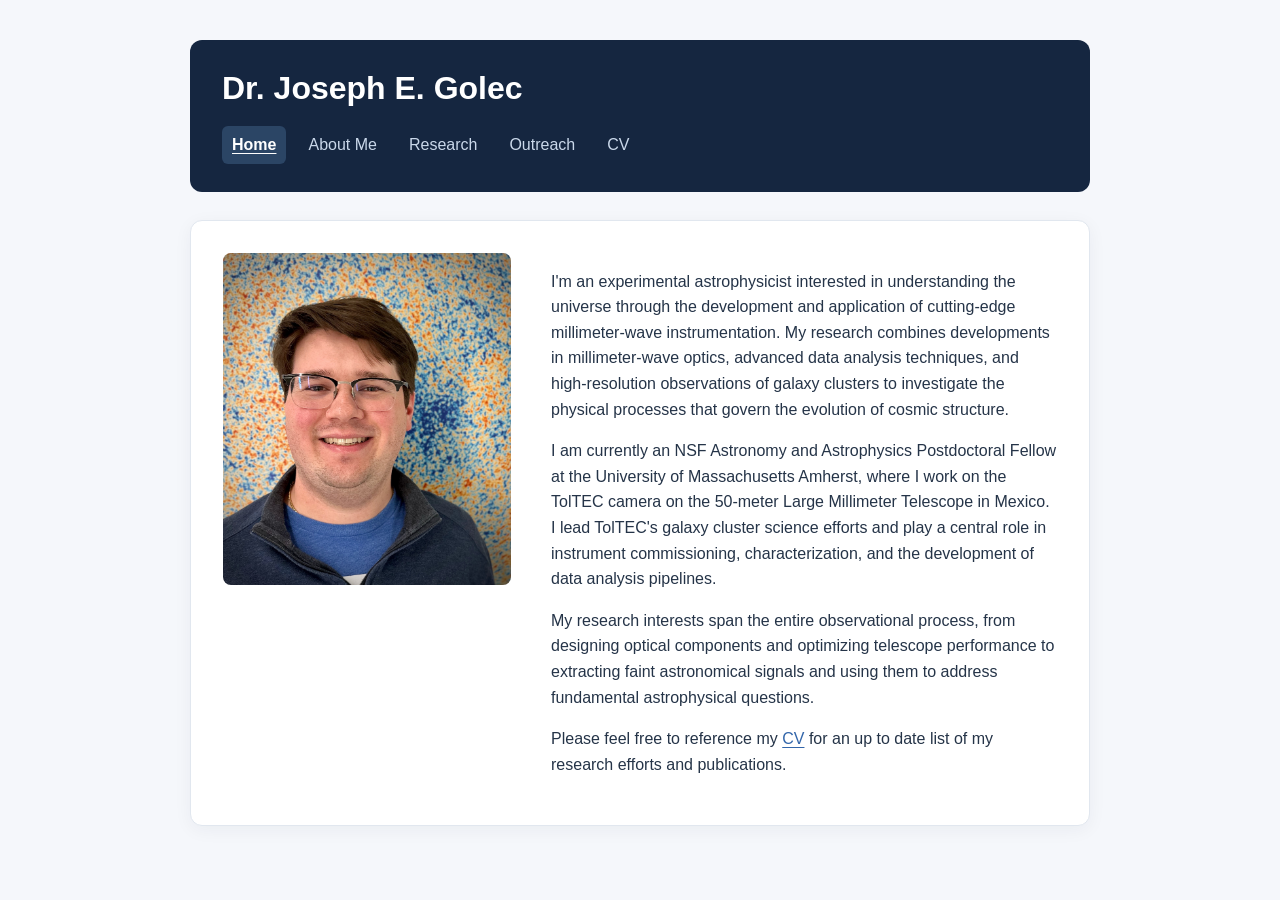
<file: index.html>
<!DOCTYPE html>
<html lang="en">

<head>
    <meta charset="UTF-8">
    <meta name="viewport" content="width=device-width, initial-scale=1.0">

    <title>Dr. Joseph E. Golec</title>

    <link rel="stylesheet" href="css/style.css">
</head>

<body>

    <header>
        <h1>Dr. Joseph E. Golec</h1>

        <nav>
            <a href="index.html" aria-current="page">Home</a>
            <a href="about.html">About Me</a>
            <a href="research.html">Research</a>
            <a href="outreach.html">Outreach</a>
            <a href="documents/Golec_CV_2026_reformat.pdf">CV</a>
        </nav>
    </header>

    <main>

    <section class="about">

        <div class="headshot home-headshot">
            <img src="images/headshot.jpeg" alt="Joey Golec">
        </div>

        <div class="bio">
            <p>
                I'm an experimental astrophysicist interested in understanding the universe through the development and application of cutting-edge millimeter-wave instrumentation. My research combines developments in millimeter-wave optics, advanced data analysis techniques, and high-resolution observations of galaxy clusters to investigate the physical processes that govern the evolution of cosmic structure.
            </p>

            <p>
                I am currently an NSF Astronomy and Astrophysics Postdoctoral Fellow at the University of Massachusetts Amherst, where I work on the TolTEC camera on the 50-meter Large Millimeter Telescope in Mexico. I lead TolTEC's galaxy cluster science efforts and play a central role in instrument commissioning, characterization, and the development of data analysis pipelines.
            </p>

            <p>
                My research interests span the entire observational process, from designing optical components and optimizing telescope performance to extracting faint astronomical signals and using them to address fundamental astrophysical questions.
            </p>

             <p> Please feel free to reference my <a href="documents/Golec_CV_2026_reformat.pdf">CV</a> for an up to date list of my research efforts and publications. </p>

        


        </div>

    </section>

<!--
    <section class="research">

        <h2>Research</h2>

        <p>
            My research focuses on ...
        </p>

    </section> -->

    </main>

</body>

</html>
</file>
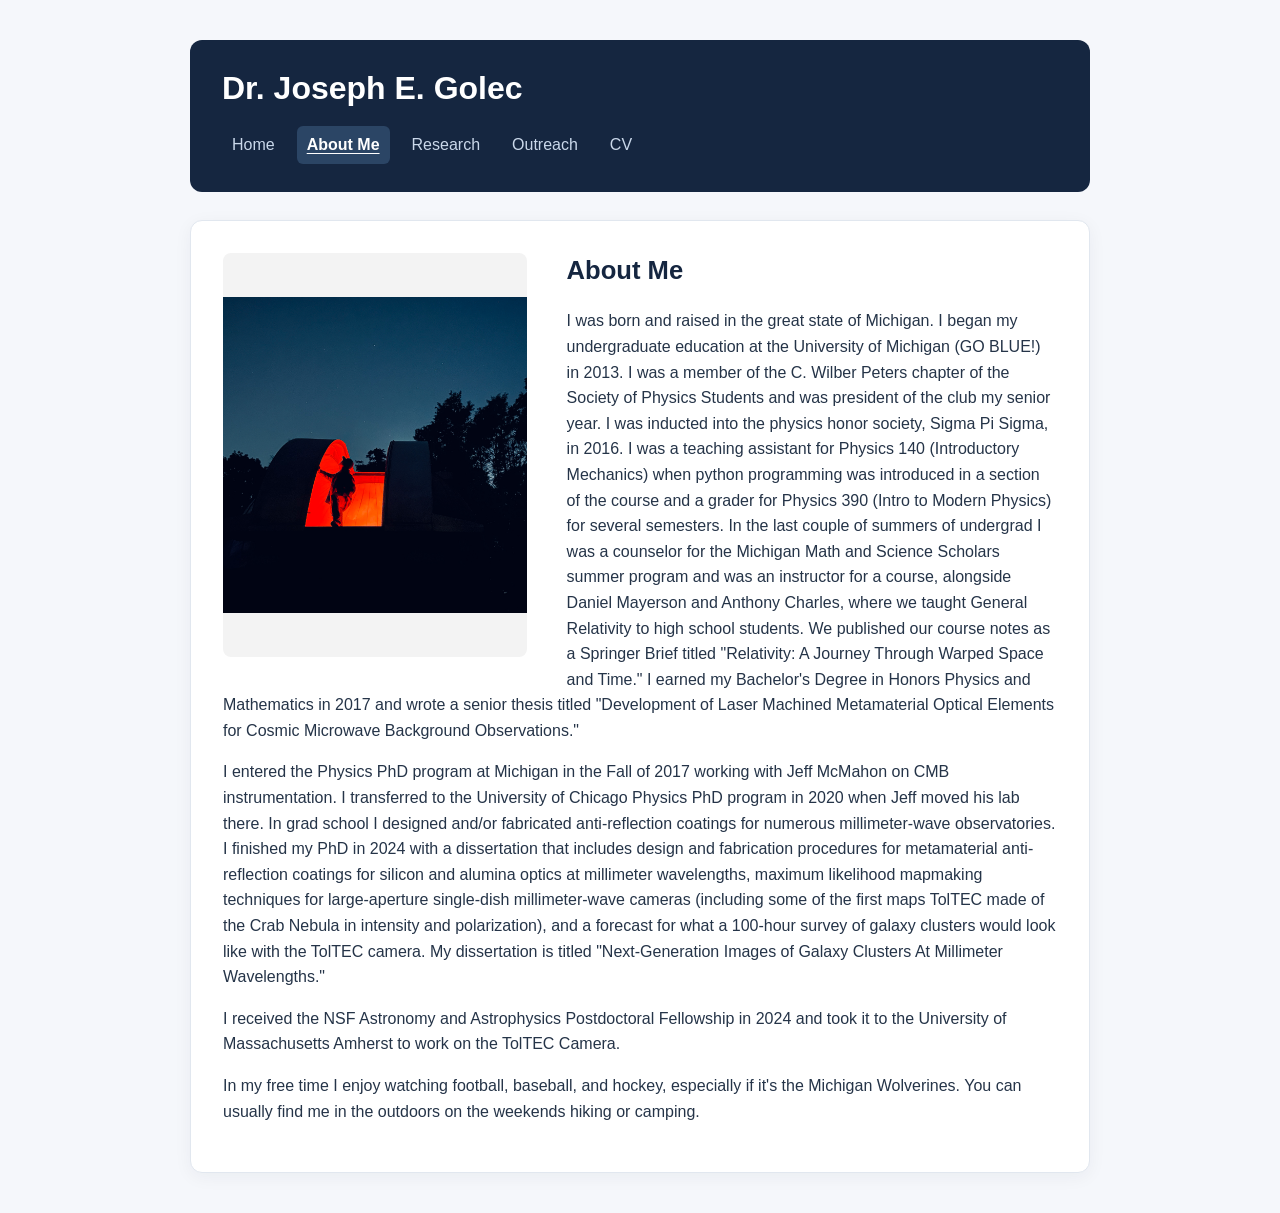
<file: about.html>
<!DOCTYPE html>
<html lang="en">

<head>
    <meta charset="UTF-8">
    <meta name="viewport" content="width=device-width, initial-scale=1.0">

    <title>About Me | Dr. Joseph E. Golec</title>

    <link rel="stylesheet" href="css/style.css">
    <script src="js/about-slideshow.js" defer></script>
</head>

<body>

    <header>
        <h1>Dr. Joseph E. Golec</h1>

        <nav>
            <a href="index.html">Home</a>
            <a href="about.html" aria-current="page">About Me</a>
            <a href="research.html">Research</a>
            <a href="outreach.html">Outreach</a>
            <a href="documents/Golec_CV_2026_reformat.pdf">CV</a>
        </nav>
    </header>

    <main>

    <section class="about about-wrap">

        <div class="headshot slideshow" role="region" aria-roledescription="carousel" aria-label="About Me photos">
            <div class="slideshow-images">
                <img src="images/abountme1.jpeg" alt="Photo 1 from Joey Golec's About Me gallery">
                <img src="images/aboutme2.jpeg" alt="Photo 2 from Joey Golec's About Me gallery" hidden>
                <img src="images/aboutme3.jpeg" alt="Photo 3 from Joey Golec's About Me gallery" hidden>
                <img src="images/aboutme4.png" alt="Photo 4 from Joey Golec's About Me gallery" hidden>
            </div>
        </div>

        <div class="bio">
            <h2>About Me</h2>

            <p>
                I was born and raised in the great state of Michigan. I began my undergraduate education at the University of Michigan (GO BLUE!) in 2013. <!--In my fours years of undergrad: I held season tickets to the Michigan hockey team and attended nearly every home game (and several Great Lakes Invitationals), saw the birth of the Harbaugh Era of Michigan Football (which would culminate in a national championship in 2023), and was a part of the largest crowd at a soccer game in the US. Academically,--> I was a member of the C. Wilber Peters chapter of the Society of Physics Students and was president of the club my senior year. I was inducted into the physics honor society, Sigma Pi Sigma, in 2016. I was a teaching assistant for Physics 140 (Introductory Mechanics) when python programming was introduced in a section of the course and a grader for Physics 390 (Intro to Modern Physics) for several semesters. In the last couple of summers of undergrad I was a counselor for the Michigan Math and Science Scholars summer program and was an instructor for a course, alongside Daniel Mayerson and Anthony Charles, where we taught General Relativity to high school students. We published our course notes as a Springer Brief titled "Relativity: A Journey Through Warped Space and Time." I earned my Bachelor's Degree in Honors Physics and Mathematics in 2017 and wrote a senior thesis titled "Development of Laser Machined Metamaterial Optical Elements for Cosmic Microwave Background Observations."
            </p>

            <p> 

                I entered the Physics PhD program at Michigan in the Fall of 2017 working with Jeff McMahon on CMB instrumentation. I transferred to the University of Chicago Physics PhD program in 2020 when Jeff moved his lab there. In grad school I designed and/or fabricated anti-reflection coatings for numerous millimeter-wave observatories. I finished my PhD in 2024 with a dissertation that includes design and fabrication procedures for metamaterial anti-reflection coatings for silicon and alumina optics at millimeter wavelengths, maximum likelihood mapmaking techniques for large-aperture single-dish millimeter-wave cameras (including some of the first maps TolTEC made of the Crab Nebula in intensity and polarization), and a forecast for what a 100-hour survey of galaxy clusters would look like with the TolTEC camera. My dissertation is titled "Next-Generation Images of Galaxy Clusters At Millimeter Wavelengths." 
            </p>
            <p>

                I received the NSF Astronomy and Astrophysics Postdoctoral Fellowship in 2024 and took it to the University of Massachusetts Amherst to work on the TolTEC Camera.
            </p>
            <p>
                In my free time I enjoy watching football, baseball, and hockey, especially if it's the Michigan Wolverines. You can usually find me in the outdoors on the weekends hiking or camping.   

            </p>


        </div>

    </section>




    </main>

</body>

</html>
</file>
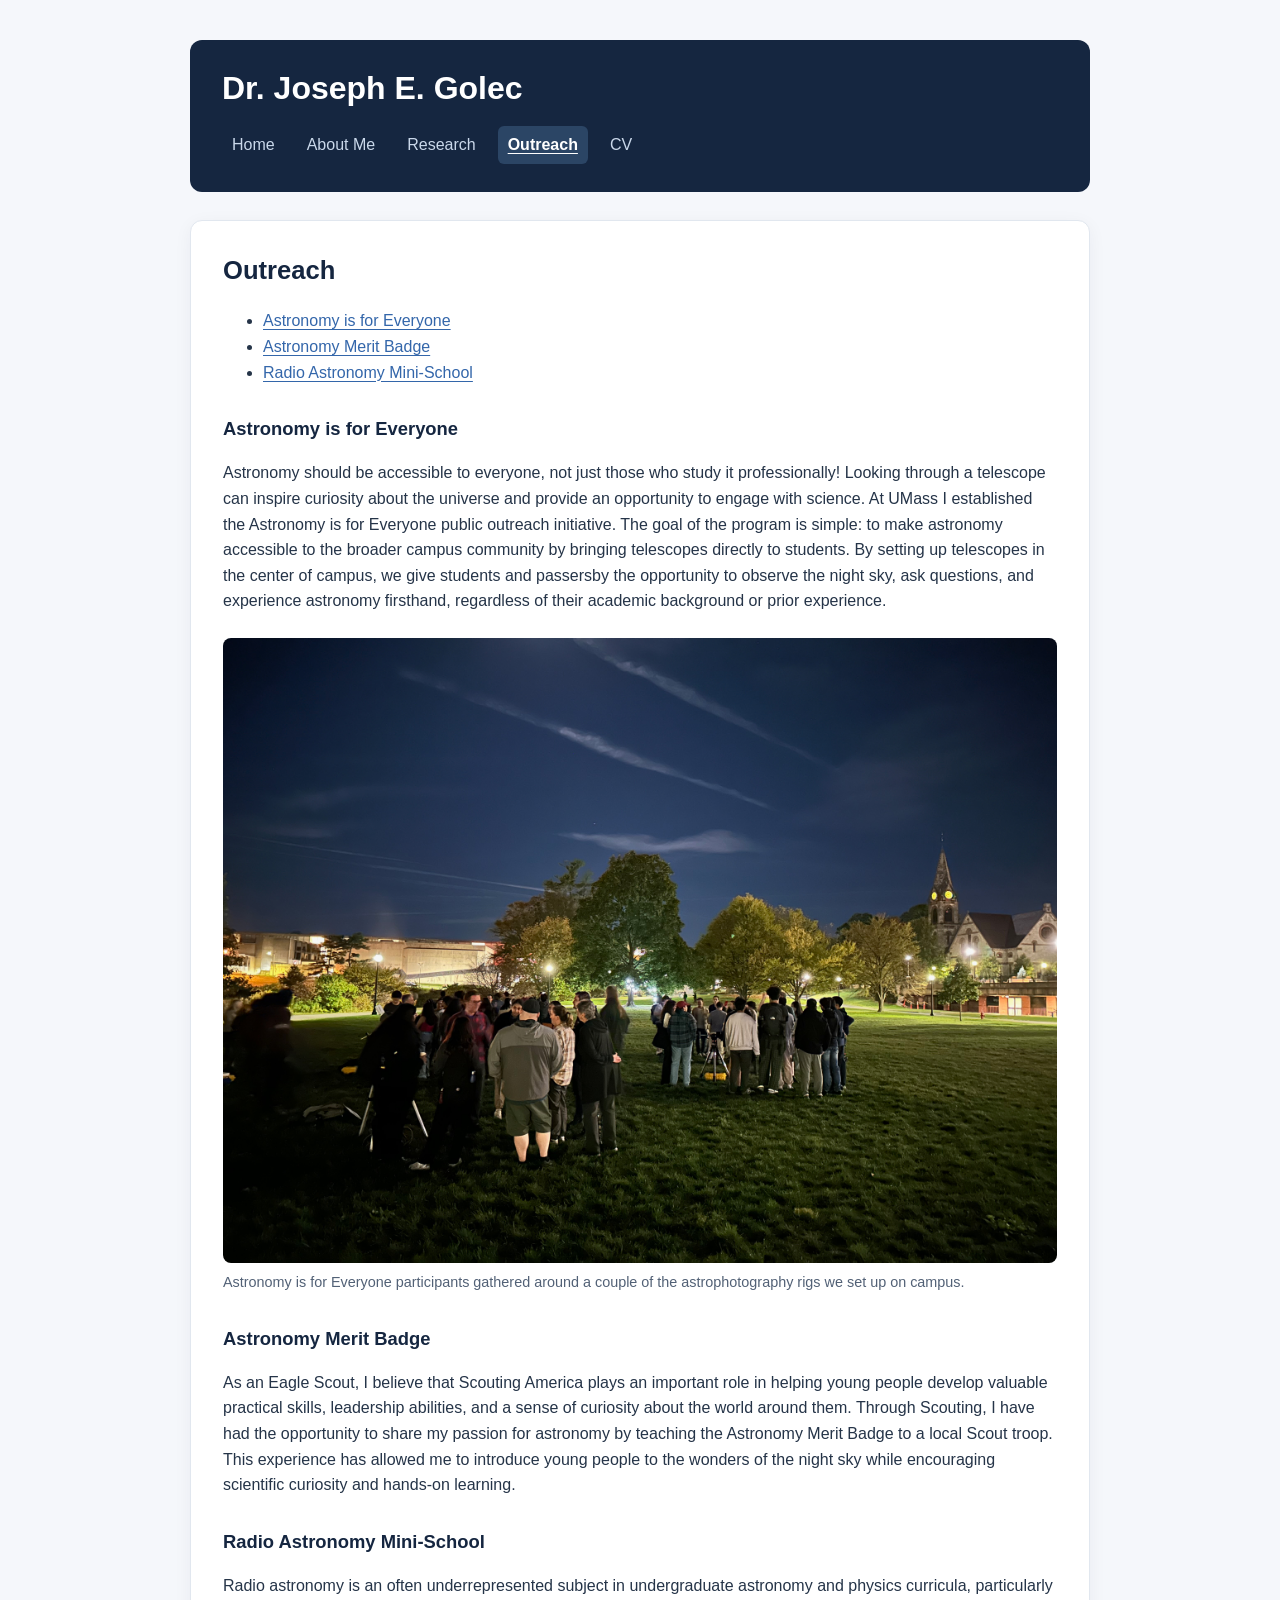
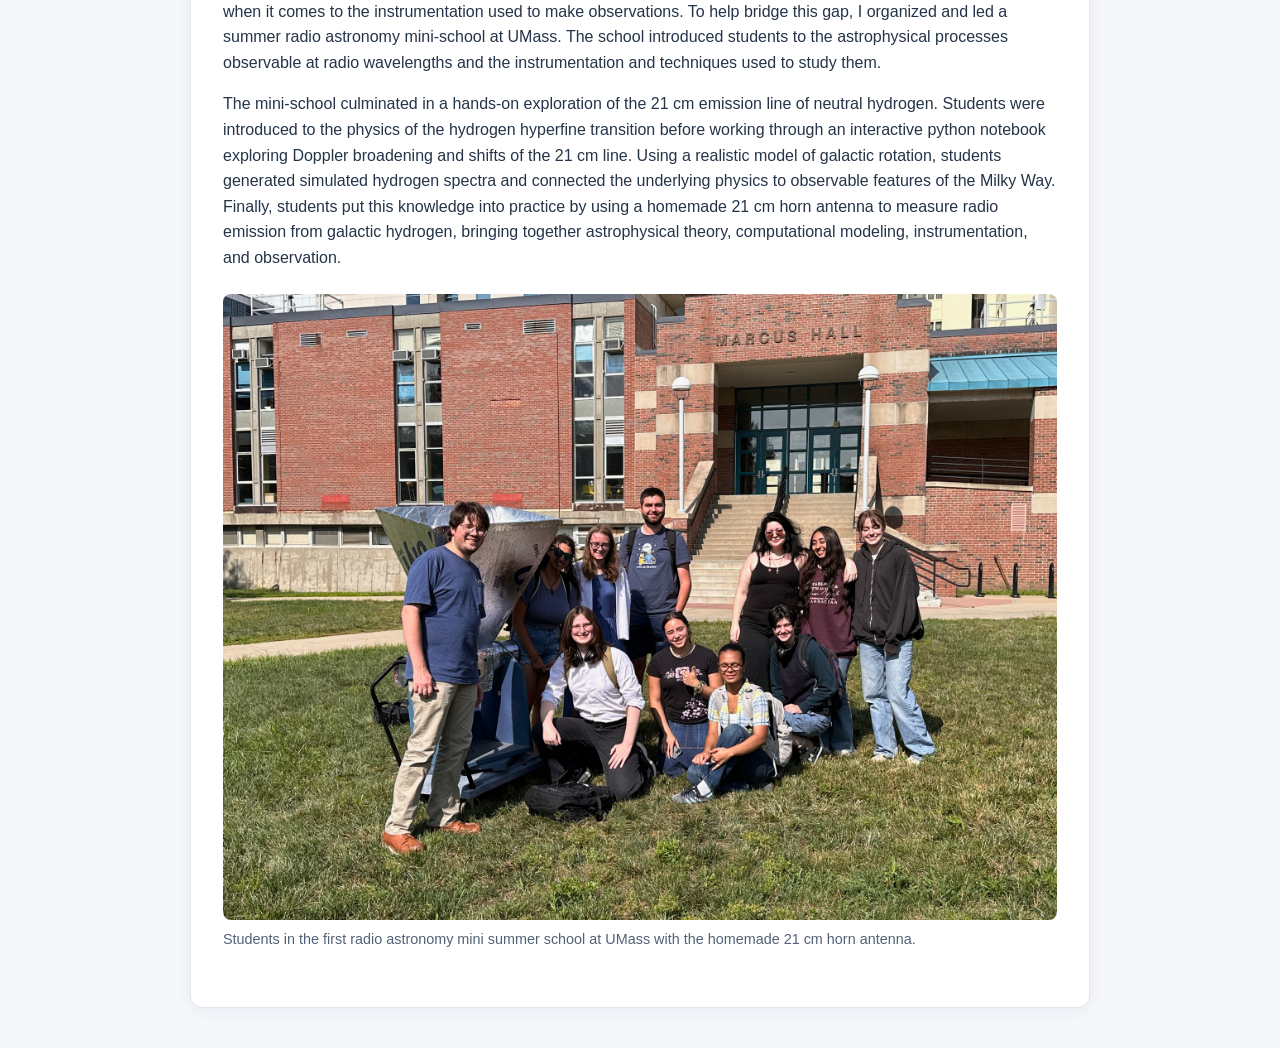
<file: outreach.html>
<!DOCTYPE html>
<html lang="en">

<head>
    <meta charset="UTF-8">
    <meta name="viewport" content="width=device-width, initial-scale=1.0">

    <title>Outreach | Dr. Joseph E. Golec</title>

    <link rel="stylesheet" href="css/style.css">
</head>

<body>

    <header>
        <h1>Dr. Joseph E. Golec</h1>

        <nav>
            <a href="index.html">Home</a>
            <a href="about.html">About Me</a>
            <a href="research.html">Research</a>
            <a href="outreach.html" aria-current="page">Outreach</a>
            <a href="documents/Golec_CV_2026_reformat.pdf">CV</a>
        </nav>
    </header>

    <main>
        <h2>Outreach</h2>

        <nav aria-label="Outreach sections">
            <ul>
                <li><a href="#astronomy-for-everyone">Astronomy is for Everyone</a></li>
                <li><a href="#astronomy-merit-badge">Astronomy Merit Badge</a></li>
                <li><a href="#radio-astronomy-mini-school">Radio Astronomy Mini-School</a></li>
            </ul>
        </nav>

        <section aria-labelledby="astronomy-for-everyone">
            <h3 id="astronomy-for-everyone">Astronomy is for Everyone</h3>
            <p>
                Astronomy should be accessible to everyone, not just those who study it professionally! Looking through a telescope can inspire curiosity about the universe and provide an opportunity to engage with science. At UMass I established the Astronomy is for Everyone public outreach initiative. The goal of the program is simple: to make astronomy accessible to the broader campus community by bringing telescopes directly to students. By setting up telescopes in the center of campus, we give students and passersby the opportunity to observe the night sky, ask questions, and experience astronomy firsthand, regardless of their academic background or prior experience.
            </p>
            <figure class="outreach-photo">
                <img src="images/astronomy_is_for_everyone.jpeg" alt="Astronomy is for Everyone participants gathered around astrophotography rigs on campus." loading="lazy">
                <figcaption>Astronomy is for Everyone participants gathered around a couple of the astrophotography rigs we set up on campus.</figcaption>
            </figure>
        </section>

        <section aria-labelledby="astronomy-merit-badge">
            <h3 id="astronomy-merit-badge">Astronomy Merit Badge</h3>
            <p>
                As an Eagle Scout, I believe that Scouting America plays an important role in helping young people develop valuable practical skills, leadership abilities, and a sense of curiosity about the world around them. Through Scouting, I have had the opportunity to share my passion for astronomy by teaching the Astronomy Merit Badge to a local Scout troop. This experience has allowed me to introduce young people to the wonders of the night sky while encouraging scientific curiosity and hands-on learning.
            </p>
        </section>

        <section aria-labelledby="radio-astronomy-mini-school">
            <h3 id="radio-astronomy-mini-school">Radio Astronomy Mini-School</h3>
            <p>
                Radio astronomy is an often underrepresented subject in undergraduate astronomy and physics curricula, particularly when it comes to the instrumentation used to make observations. To help bridge this gap, I organized and led a summer radio astronomy mini-school at UMass. The school introduced students to the astrophysical processes observable at radio wavelengths and the instrumentation and techniques used to study them.
            </p>
            <p>
                The mini-school culminated in a hands-on exploration of the 21 cm emission line of neutral hydrogen. Students were introduced to the physics of the hydrogen hyperfine transition before working through an interactive python notebook exploring Doppler broadening and shifts of the 21 cm line. Using a realistic model of galactic rotation, students generated simulated hydrogen spectra and connected the underlying physics to observable features of the Milky Way. Finally, students put this knowledge into practice by using a homemade 21 cm horn antenna to measure radio emission from galactic hydrogen, bringing together astrophysical theory, computational modeling, instrumentation, and observation.
            </p>
            <figure class="outreach-photo">
                <img src="images/radioastrominischool.jpeg" alt="Students in the first radio astronomy mini summer school at UMass with the homemade 21 cm horn antenna." loading="lazy">
                <figcaption>Students in the first radio astronomy mini summer school at UMass with the homemade 21 cm horn antenna.</figcaption>
            </figure>
        </section>
    </main>

</body>

</html>
</file>
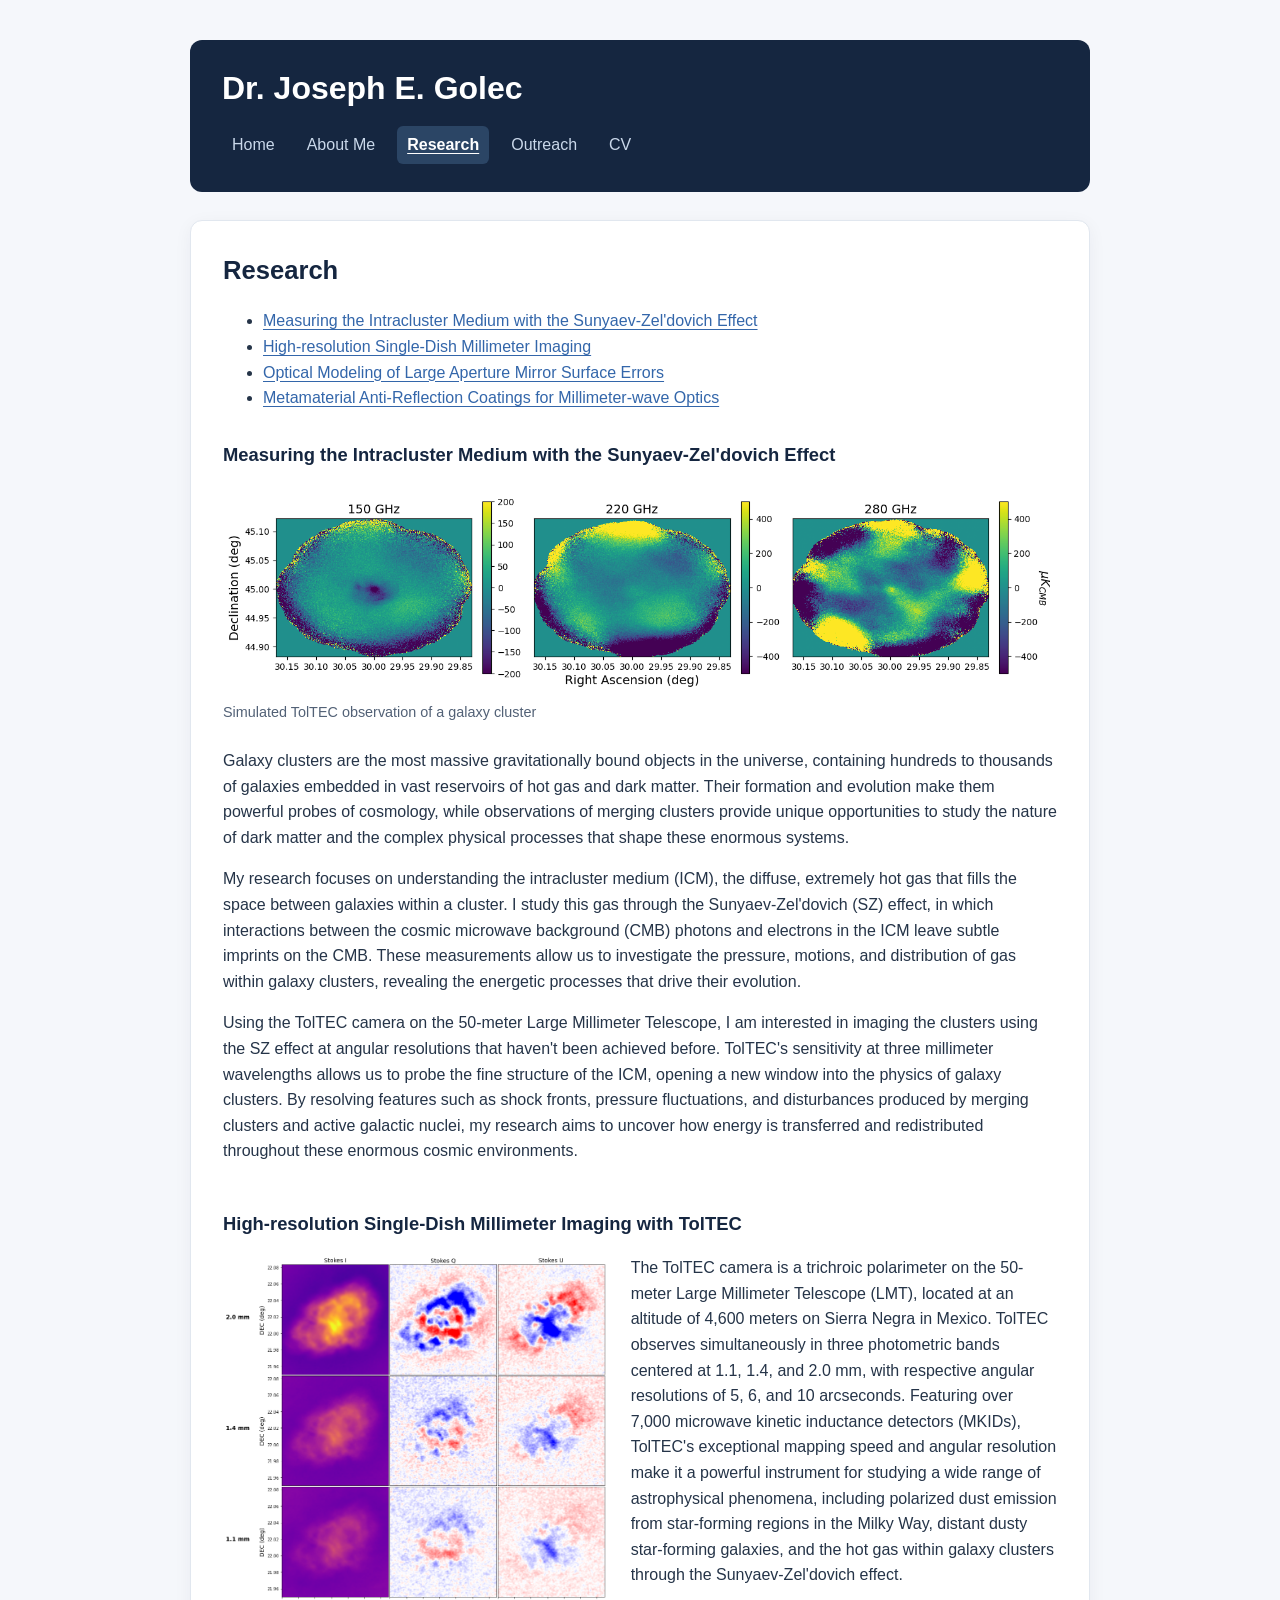
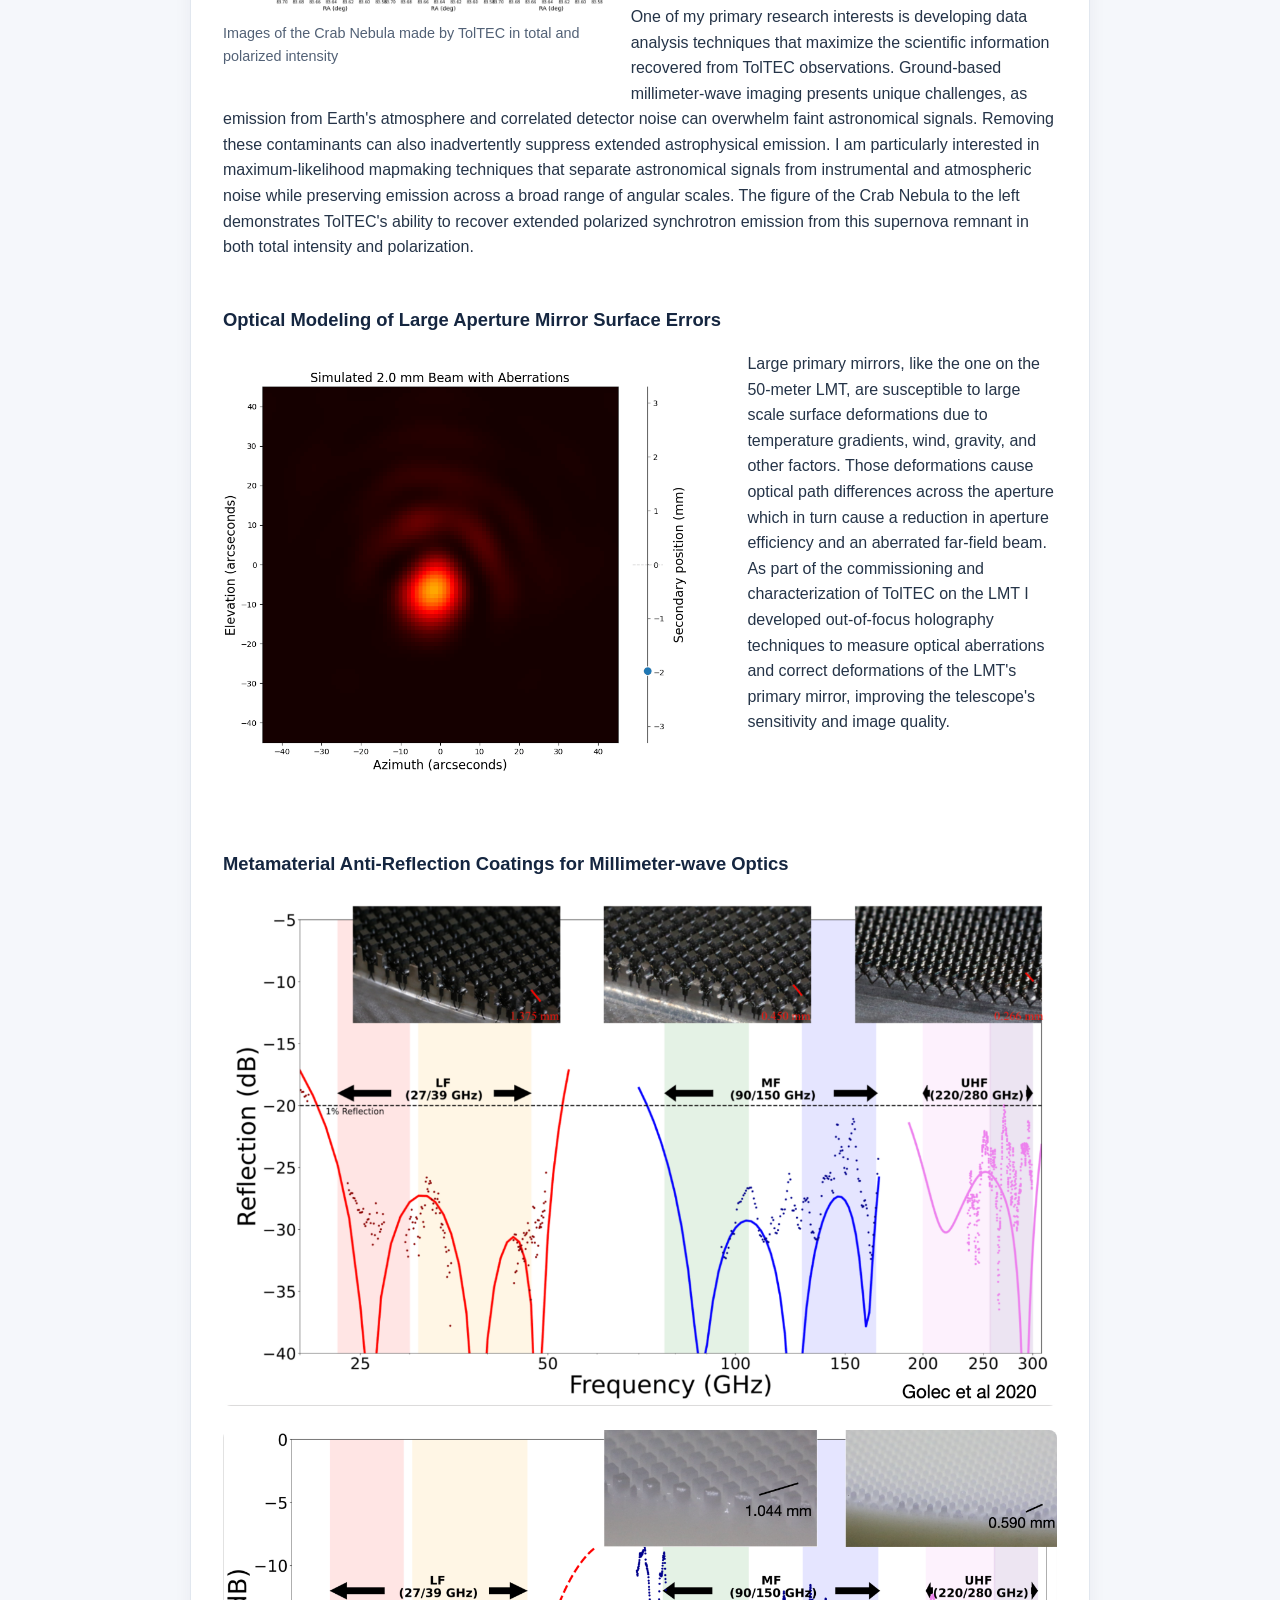
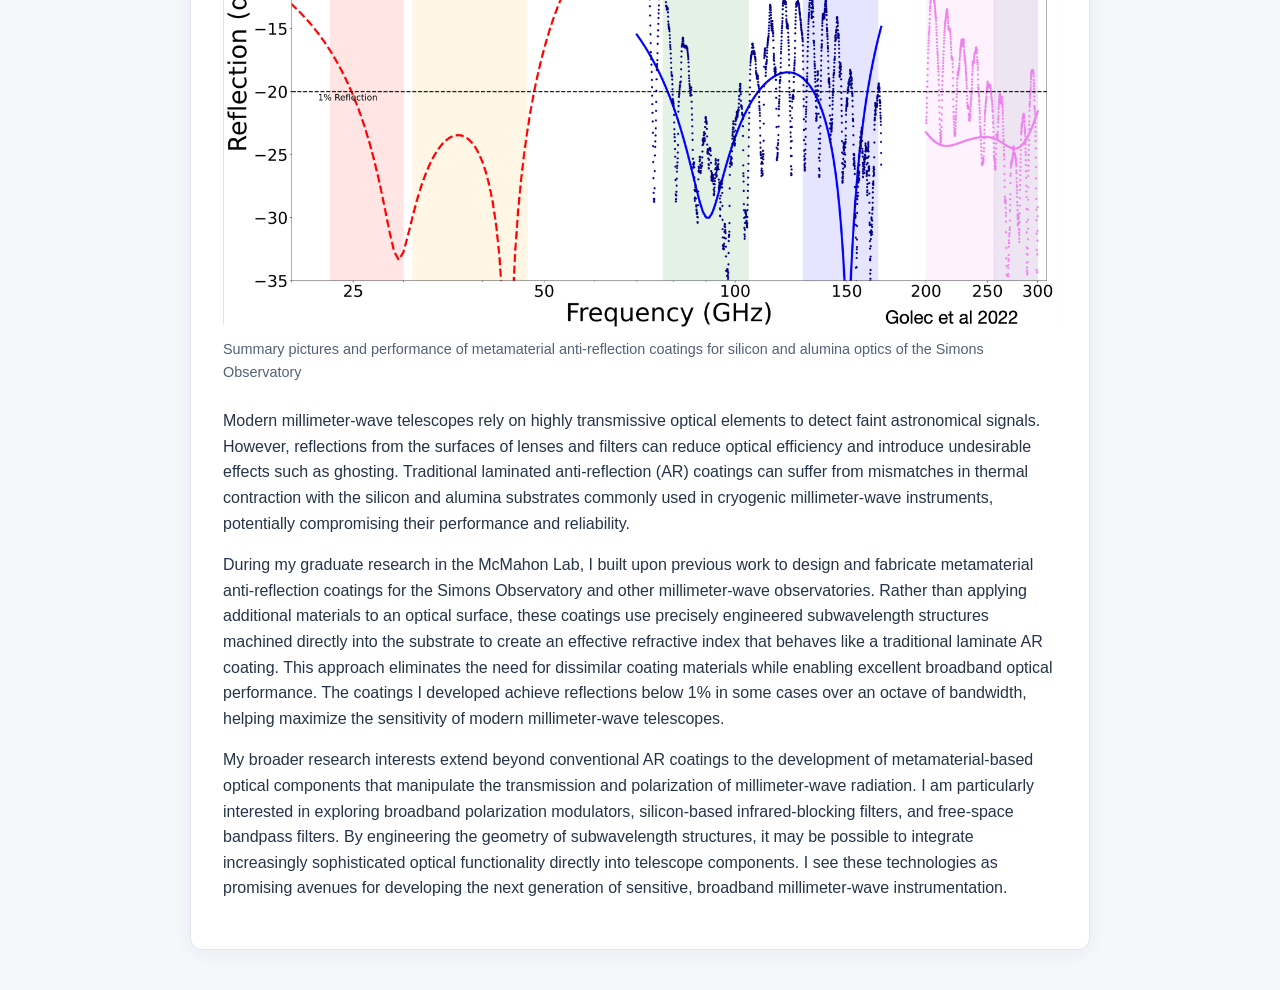
<file: research.html>
<!DOCTYPE html>
<html lang="en">

<head>
    <meta charset="UTF-8">
    <meta name="viewport" content="width=device-width, initial-scale=1.0">

    <title>Research | Dr. Joseph E. Golec</title>

    <link rel="stylesheet" href="css/style.css">
</head>

<body>

    <header>
        <h1>Dr. Joseph E. Golec</h1>

        <nav>
            <a href="index.html">Home</a>
            <a href="about.html">About Me</a>
            <a href="research.html" aria-current="page">Research</a>
            <a href="outreach.html">Outreach</a>
            <a href="documents/Golec_CV_2026_reformat.pdf">CV</a>
        </nav>
    </header>

    <main>
        <h2>Research</h2>

        <nav aria-label="Research sections">
            <ul>
                <li><a href="#intracluster-medium">Measuring the Intracluster Medium with the Sunyaev-Zel'dovich Effect</a></li>
                <li><a href="#single-dish-imaging">High-resolution Single-Dish Millimeter Imaging</a></li>
                <li><a href="#mirror-surface-errors">Optical Modeling of Large Aperture Mirror Surface Errors</a></li>
                <li><a href="#anti-reflection-coatings">Metamaterial Anti-Reflection Coatings for Millimeter-wave Optics</a></li>
            </ul>
        </nav>

        <section aria-labelledby="intracluster-medium">
            <h3 id="intracluster-medium">Measuring the Intracluster Medium with the Sunyaev-Zel'dovich Effect</h3>
            <figure class="research-photo">
                <img src="images/TolTEC_Cluster_Sim.png" alt="Simulated TolTEC galaxy cluster maps at 150, 220, and 280 GHz, plotted in right ascension and declination." loading="lazy">
                <figcaption>Simulated TolTEC observation of a galaxy cluster</figcaption>
            </figure>
            <p>
                Galaxy clusters are the most massive gravitationally bound objects in the universe, containing hundreds to thousands of galaxies embedded in vast reservoirs of hot gas and dark matter. Their formation and evolution make them powerful probes of cosmology, while observations of merging clusters provide unique opportunities to study the nature of dark matter and the complex physical processes that shape these enormous systems.
            </p>
            <p>

                My research focuses on understanding the intracluster medium (ICM), the diffuse, extremely hot gas that fills the space between galaxies within a cluster. I study this gas through the Sunyaev-Zel'dovich (SZ) effect, in which interactions between the cosmic microwave background (CMB) photons and electrons in the ICM leave subtle imprints on the CMB. These measurements allow us to investigate the pressure, motions, and distribution of gas within galaxy clusters, revealing the energetic processes that drive their evolution.
            </p>
            <p>

                Using the TolTEC camera on the 50-meter Large Millimeter Telescope, I am interested in imaging the clusters using the SZ effect at angular resolutions that haven't been achieved before. TolTEC's sensitivity at three millimeter wavelengths allows us to probe the fine structure of the ICM, opening a new window into the physics of galaxy clusters. By resolving features such as shock fronts, pressure fluctuations, and disturbances produced by merging clusters and active galactic nuclei, my research aims to uncover how energy is transferred and redistributed throughout these enormous cosmic environments.
            </p>  
        </section>

        <section class="research-imaging" aria-labelledby="single-dish-imaging">
            <h3 id="single-dish-imaging">High-resolution Single-Dish Millimeter Imaging with TolTEC</h3>
            <figure class="research-photo research-photo-left">
                <img src="images/M1_newest_plot_090623_mod_nocbars_smoothed.png" alt="TolTEC images of the Crab Nebula in total and polarized intensity." loading="lazy">
                <figcaption>Images of the Crab Nebula made by TolTEC in total and polarized intensity</figcaption>
            </figure>
            <!-- Replace the sample text below with your description of this research. -->
            <p>
                The TolTEC camera is a trichroic polarimeter on the 50-meter Large Millimeter Telescope (LMT), located at an altitude of 4,600 meters on Sierra Negra in Mexico. TolTEC observes simultaneously in three photometric bands centered at 1.1, 1.4, and 2.0 mm, with respective angular resolutions of 5, 6, and 10 arcseconds. Featuring over 7,000 microwave kinetic inductance detectors (MKIDs), TolTEC's exceptional mapping speed and angular resolution make it a powerful instrument for studying a wide range of astrophysical phenomena, including polarized dust emission from star-forming regions in the Milky Way, distant dusty star-forming galaxies, and the hot gas within galaxy clusters through the Sunyaev-Zel'dovich effect.
            </p>
            <p>
                One of my primary research interests is developing data analysis techniques that maximize the scientific information recovered from TolTEC observations. Ground-based millimeter-wave imaging presents unique challenges, as emission from Earth's atmosphere and correlated detector noise can overwhelm faint astronomical signals. Removing these contaminants can also inadvertently suppress extended astrophysical emission. I am particularly interested in maximum-likelihood mapmaking techniques that separate astronomical signals from instrumental and atmospheric noise while preserving emission across a broad range of angular scales. The figure of the Crab Nebula to the left demonstrates TolTEC's ability to recover extended polarized synchrotron emission from this supernova remnant in both total intensity and polarization.
            </p>

        </section>

        <section class="research-imaging" aria-labelledby="mirror-surface-errors">
            <h3 id="mirror-surface-errors">Optical Modeling of Large Aperture Mirror Surface Errors</h3>
            <figure class="research-photo research-photo-left research-beam-simulation">
                <img src="images/beam_simulation_8fps.gif" alt="Animated beam simulation for optical modeling of large aperture mirror surface errors." loading="lazy">
            </figure>
            <p>
                Large primary mirrors, like the one on the 50-meter LMT, are susceptible to large scale surface deformations due to temperature gradients, wind, gravity, and other factors. Those deformations cause optical path differences across the aperture which in turn cause a reduction in aperture efficiency and an aberrated far-field beam. 

                As part of the commissioning and characterization of TolTEC on the LMT I developed out-of-focus holography techniques to measure optical aberrations and correct deformations of the LMT's primary mirror, improving the telescope's sensitivity and image quality. 
            </p>
        </section>

        <section aria-labelledby="anti-reflection-coatings">
            <h3 id="anti-reflection-coatings">Metamaterial Anti-Reflection Coatings for Millimeter-wave Optics</h3>
            <figure class="research-photo">
                <img src="images/siliconAR.png" alt="Summary pictures and performance of metamaterial anti-reflection coatings for Simons Observatory silicon optics." loading="lazy">
                <img src="images/aluminaAR.png" alt="Summary pictures and performance of metamaterial anti-reflection coatings for Simons Observatory alumina optics." loading="lazy">
                <figcaption>Summary pictures and performance of metamaterial anti-reflection coatings for silicon and alumina optics of the Simons Observatory</figcaption>
            </figure>

            <p>
               Modern millimeter-wave telescopes rely on highly transmissive optical elements to detect faint astronomical signals. However, reflections from the surfaces of lenses and filters can reduce optical efficiency and introduce undesirable effects such as ghosting. Traditional laminated anti-reflection (AR) coatings can suffer from mismatches in thermal contraction with the silicon and alumina substrates commonly used in cryogenic millimeter-wave instruments, potentially compromising their performance and reliability.
            </p>
            <p>
                During my graduate research in the McMahon Lab, I built upon previous work to design and fabricate metamaterial anti-reflection coatings for the Simons Observatory and other millimeter-wave observatories. Rather than applying additional materials to an optical surface, these coatings use precisely engineered subwavelength structures machined directly into the substrate to create an effective refractive index that behaves like a traditional laminate AR coating. This approach eliminates the need for dissimilar coating materials while enabling excellent broadband optical performance. The coatings I developed achieve reflections below 1% in some cases over an octave of bandwidth, helping maximize the sensitivity of modern millimeter-wave telescopes.
            </p>
            <p>
                My broader research interests extend beyond conventional AR coatings to the development of metamaterial-based optical components that manipulate the transmission and polarization of millimeter-wave radiation. I am particularly interested in exploring broadband polarization modulators, silicon-based infrared-blocking filters, and free-space bandpass filters. By engineering the geometry of subwavelength structures, it may be possible to integrate increasingly sophisticated optical functionality directly into telescope components. I see these technologies as promising avenues for developing the next generation of sensitive, broadband millimeter-wave instrumentation.
            </p>
        </section>
    </main>

</body>

</html>
</file>
<file: css/style.css>
html {
    background: #F5F7FB;
}

body {
    font-family: Arial, sans-serif;
    max-width: 900px;
    margin: 0 auto;
    padding: 40px 20px;

    line-height: 1.6;
    color: #253448;
    overflow-wrap: break-word;
}

header {
    padding: 28px 32px;
    background: #152640;
    border-radius: 12px;
}

header h1 {
    margin: 0 0 18px;
    color: #fff;
    line-height: 1.25;
}

a {
    color: #3366AA;
    text-underline-offset: 3px;
}

a:hover {
    text-decoration: underline;
}

header nav {
    display: flex;
    flex-wrap: wrap;
    gap: 6px 12px;
}

header nav a {
    padding: 6px 10px;
    border-radius: 6px;
    color: #CAD8EA;
    text-decoration: none;
}

header nav a:hover,
header nav a:focus-visible {
    background: #243B59;
    color: #fff;
}

header nav a[aria-current="page"] {
    background: #2B4565;
    color: #fff;
    font-weight: 700;
    text-decoration: underline;
}

a:focus-visible {
    outline: 2px solid #3366AA;
    outline-offset: 3px;
}

header a:focus-visible {
    outline-color: #CAD8EA;
}

main {
    display: flow-root;
    margin-top: 28px;
    padding: 32px;
    background: #fff;
    border: 1px solid #E1E7EF;
    border-radius: 12px;
    box-shadow: 0 4px 18px rgba(21, 38, 64, 0.05);
}

h2,
h3 {
    color: #152640;
    line-height: 1.35;
}

h2 {
    font-size: 1.6em;
}

h3 {
    margin-top: 32px;
    font-size: 1.15em;
}

main > h2:first-child {
    margin-top: 0;
}

main > :last-child {
    margin-bottom: 0;
}

.about {
    display: flex;
    align-items: flex-start;
    gap: 40px;
    margin-bottom: 50px;
}

.headshot {
    flex: 0 0 200px;
}

.headshot img {
    width: 100%;
    height: auto;
    border-radius: 8px;
    display: block;
}

.bio {
    flex: 1;
    min-width: 0;
}

.about-wrap {
    display: flow-root;
}

.about-wrap .headshot.slideshow {
    float: left;
    width: 303.6px;
    max-width: 100%;
    margin: 0 40px 24px 0;
}

.headshot.home-headshot {
    flex-basis: 288px;
}

.slideshow-images img {
    aspect-ratio: 3 / 4;
    object-fit: contain;
    background: #f3f3f3;
}

.slideshow img[hidden] {
    display: none;
}

.bio h2 {
    margin-top: 0;
}

.outreach-photo,
.research-photo {
    margin: 24px 0;
}

.outreach-photo img,
.research-photo img {
    display: block;
    width: 100%;
    height: auto;
    border-radius: 8px;
}

.research-photo img + img {
    margin-top: 24px;
}

.outreach-photo figcaption,
.research-photo figcaption {
    margin-top: 8px;
    font-size: 0.9em;
    color: #526176;
}

.research-imaging {
    display: flow-root;
}

.research-photo-left {
    float: left;
    width: 46%;
    margin: 0 24px 24px 0;
}

.research-beam-simulation {
    width: 60%;
}

@media (max-width: 700px) {

    body {
        padding: 20px 12px;
    }

    header {
        padding: 24px 20px;
    }

    header h1 {
        font-size: 1.65em;
    }

    header nav {
        gap: 6px;
    }

    main {
        margin-top: 20px;
        padding: 24px 20px;
    }

    .research-photo-left {
        float: none;
        width: 100%;
        max-width: 414px;
        margin-right: 0;
    }

    .research-beam-simulation {
        max-width: 540px;
    }

    .about {
        flex-direction: column;
    }

    .headshot {
        flex: none;
        width: 200px;
        margin: 0 auto;
    }

    .about-wrap .headshot.slideshow {
        float: none;
        flex: none;
        margin: 0 auto 24px;
    }

    .headshot.home-headshot {
        flex: none;
        width: 288px;
        max-width: 100%;
    }

}
</file>
